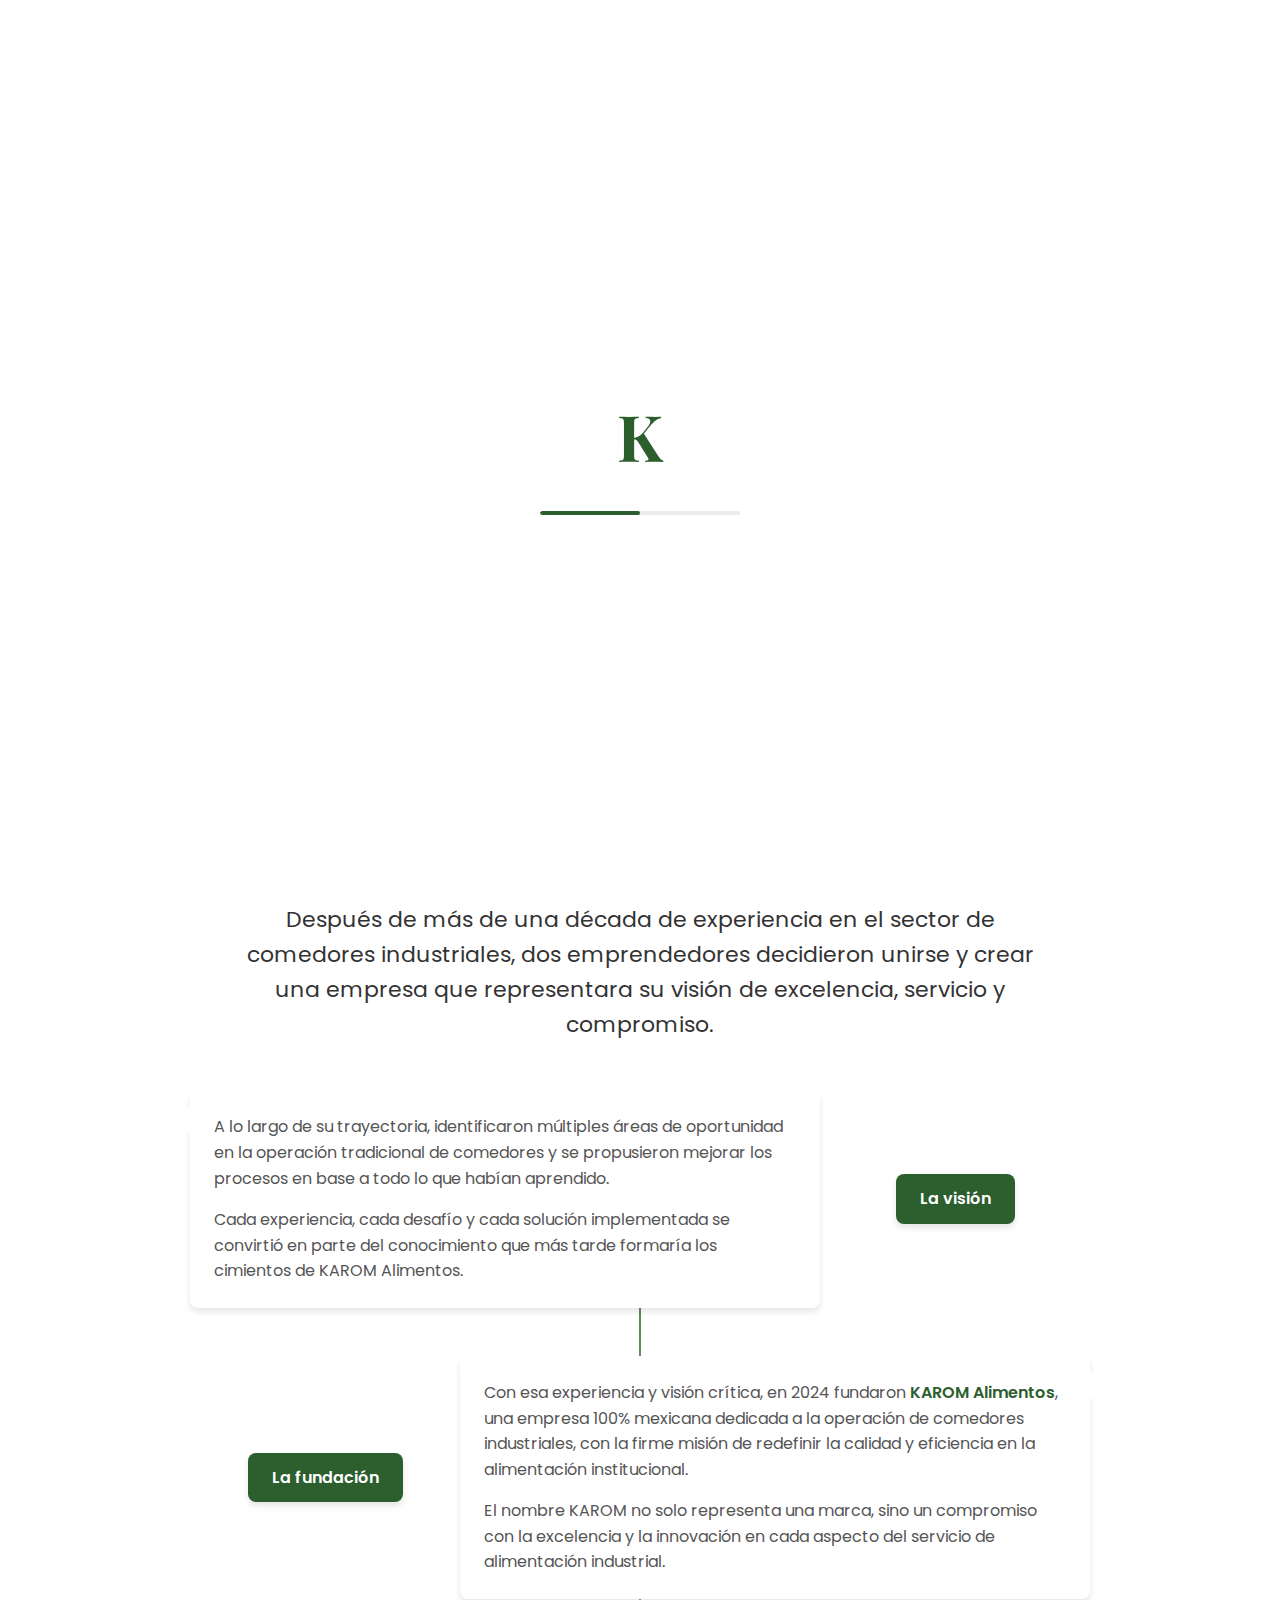
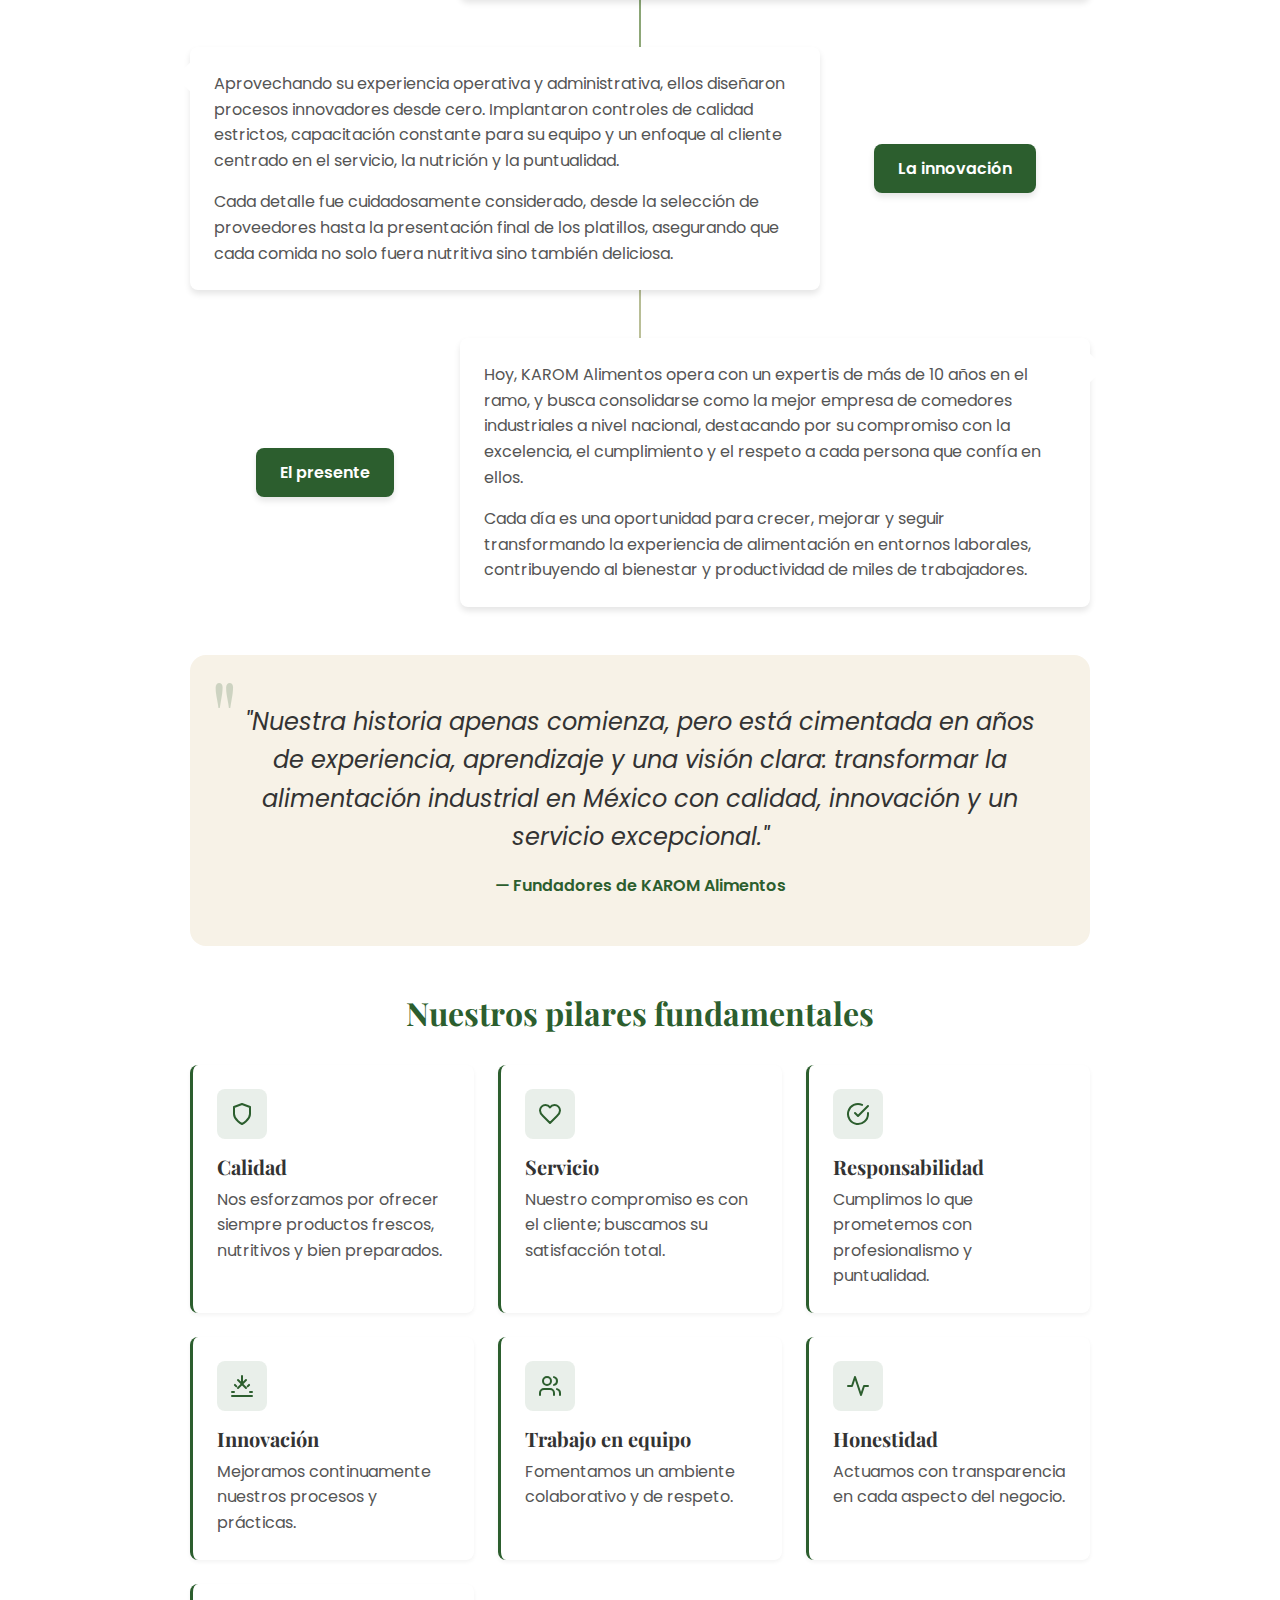
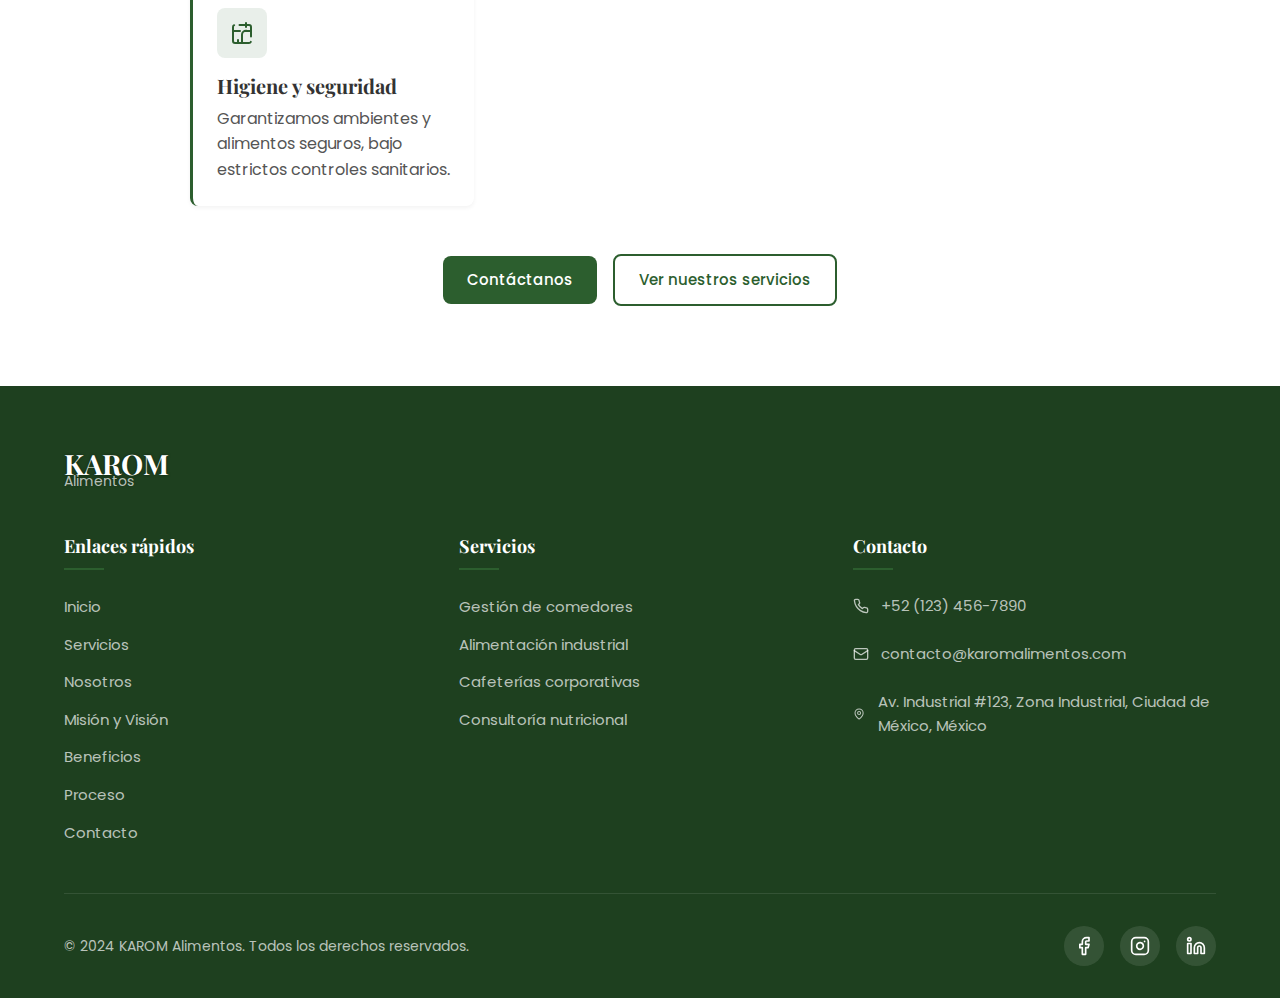
<file: historia.html>
<!DOCTYPE html>
<html lang="es">
<head>
    <meta charset="UTF-8">
    <meta name="viewport" content="width=device-width, initial-scale=1.0">
    <title>Nuestra Historia | KAROM Alimentos</title>
    <link rel="stylesheet" href="styles.css">
    <link rel="preconnect" href="https://fonts.googleapis.com">
    <link rel="preconnect" href="https://fonts.gstatic.com" crossorigin>
    <link href="https://fonts.googleapis.com/css2?family=Playfair+Display:wght@400;700&family=Poppins:wght@300;400;500;600;700&display=swap" rel="stylesheet">
</head>
<body>
    <!-- Loader -->
    <div class="loader" id="loader">
        <div class="loader-logo">K</div>
        <div class="loader-bar"></div>
    </div>

    <!-- Header -->
    <header class="header">
        <div class="container">
            <a href="index.html" class="logo">
                <span class="logo-text">KAROM</span>
                <span class="logo-tagline">Alimentos</span>
            </a>
            <nav class="main-nav">
                <ul class="nav-list">
                    <li><a href="index.html#inicio" class="nav-link">Inicio</a></li>
                    <li><a href="index.html#servicios" class="nav-link">Servicios</a></li>
                    <li><a href="index.html#nosotros" class="nav-link active">Nosotros</a></li>
                    <li><a href="index.html#mision-vision" class="nav-link">Misión y Visión</a></li>
                    <li><a href="index.html#beneficios" class="nav-link">Beneficios</a></li>
                    <li><a href="index.html#proceso" class="nav-link">Proceso</a></li>
                    <li><a href="index.html#contacto" class="nav-link">Contacto</a></li>
                </ul>
            </nav>
            <div class="header-actions">
                <a href="index.html#contacto" class="btn btn-outline-light">Contáctanos</a>
                <button class="menu-toggle" id="menuToggle">
                    <span></span>
                    <span></span>
                    <span></span>
                </button>
            </div>
        </div>
    </header>

    <!-- Mobile Menu -->
    <div class="mobile-menu" id="mobileMenu">
        <div class="mobile-menu-container">
            <ul class="mobile-nav-list">
                <li><a href="index.html#inicio" class="mobile-nav-link">Inicio</a></li>
                <li><a href="index.html#servicios" class="mobile-nav-link">Servicios</a></li>
                <li><a href="index.html#nosotros" class="mobile-nav-link">Nosotros</a></li>
                <li><a href="index.html#mision-vision" class="mobile-nav-link">Misión y Visión</a></li>
                <li><a href="index.html#beneficios" class="mobile-nav-link">Beneficios</a></li>
                <li><a href="index.html#proceso" class="mobile-nav-link">Proceso</a></li>
                <li><a href="index.html#contacto" class="mobile-nav-link">Contacto</a></li>
            </ul>
            <div class="mobile-contact">
                <h3>Contáctanos</h3>
                <div class="mobile-contact-buttons">
                    <a href="https://wa.me/521234567890" class="btn btn-primary btn-sm">
                        <svg xmlns="http://www.w3.org/2000/svg" width="16" height="16" viewBox="0 0 24 24" fill="none" stroke="currentColor" stroke-width="2" stroke-linecap="round" stroke-linejoin="round"><path d="M22 16.92v3a2 2 0 0 1-2.18 2 19.79 19.79 0 0 1-8.63-3.07 19.5 19.5 0 0 1-6-6 19.79 19.79 0 0 1-3.07-8.67A2 2 0 0 1 4.11 2h3a2 2 0 0 1 2 1.72 12.84 12.84 0 0 0 .7 2.81 2 2 0 0 1-.45 2.11L8.09 9.91a16 16 0 0 0 6 6l1.27-1.27a2 2 0 0 1 2.11-.45 12.84 12.84 0 0 0 2.81.7A2 2 0 0 1 22 16.92z"></path></svg>
                        WhatsApp
                    </a>
                    <a href="index.html#contacto" class="btn btn-primary">Solicitar información</a>
                </div>
            </div>
        </div>
    </div>

    <main>
        <!-- Page Header -->
        <section class="page-header">
            <div class="container">
                <div class="page-header-content">
                    <h1>Nuestra Historia</h1>
                    <nav class="breadcrumb">
                        <a href="index.html">Inicio</a>
                        <span class="separator">/</span>
                        <span class="current">Nuestra Historia</span>
                    </nav>
                </div>
            </div>
        </section>

        <!-- Historia Completa Section -->
        <section class="historia-section">
            <div class="container">
                <!-- Imagen principal -->
                <div class="historia-image">
                    <img src="karom.png" alt="Equipo KAROM Alimentos">
                    <div class="historia-badge">
                        <span class="badge-year">2024</span>
                        <span class="badge-text">Año de fundación</span>
                    </div>
                </div>

                <!-- Contenido de la historia -->
                <div class="historia-content">
                    <div class="historia-intro">
                        <h2>El nacimiento de KAROM Alimentos</h2>
                        <p class="intro-text">Después de más de una década de experiencia en el sector de comedores industriales, dos emprendedores decidieron unirse y crear una empresa que representara su visión de excelencia, servicio y compromiso.</p>
                    </div>

                    <div class="historia-timeline">
                        <div class="timeline-item">
                            <div class="timeline-year">
                                <span>La visión</span>
                            </div>
                            <div class="timeline-content">
                                <p>A lo largo de su trayectoria, identificaron múltiples áreas de oportunidad en la operación tradicional de comedores y se propusieron mejorar los procesos en base a todo lo que habían aprendido.</p>
                                <p>Cada experiencia, cada desafío y cada solución implementada se convirtió en parte del conocimiento que más tarde formaría los cimientos de KAROM Alimentos.</p>
                            </div>
                        </div>

                        <div class="timeline-item">
                            <div class="timeline-year">
                                <span>La fundación</span>
                            </div>
                            <div class="timeline-content">
                                <p>Con esa experiencia y visión crítica, en 2024 fundaron <strong>KAROM Alimentos</strong>, una empresa 100% mexicana dedicada a la operación de comedores industriales, con la firme misión de redefinir la calidad y eficiencia en la alimentación institucional.</p>
                                <p>El nombre KAROM no solo representa una marca, sino un compromiso con la excelencia y la innovación en cada aspecto del servicio de alimentación industrial.</p>
                            </div>
                        </div>

                        <div class="timeline-item">
                            <div class="timeline-year">
                                <span>La innovación</span>
                            </div>
                            <div class="timeline-content">
                                <p>Aprovechando su experiencia operativa y administrativa, ellos diseñaron procesos innovadores desde cero. Implantaron controles de calidad estrictos, capacitación constante para su equipo y un enfoque al cliente centrado en el servicio, la nutrición y la puntualidad.</p>
                                <p>Cada detalle fue cuidadosamente considerado, desde la selección de proveedores hasta la presentación final de los platillos, asegurando que cada comida no solo fuera nutritiva sino también deliciosa.</p>
                            </div>
                        </div>

                        <div class="timeline-item">
                            <div class="timeline-year">
                                <span>El presente</span>
                            </div>
                            <div class="timeline-content">
                                <p>Hoy, KAROM Alimentos opera con un expertis de más de 10 años en el ramo, y busca consolidarse como la mejor empresa de comedores industriales a nivel nacional, destacando por su compromiso con la excelencia, el cumplimiento y el respeto a cada persona que confía en ellos.</p>
                                <p>Cada día es una oportunidad para crecer, mejorar y seguir transformando la experiencia de alimentación en entornos laborales, contribuyendo al bienestar y productividad de miles de trabajadores.</p>
                            </div>
                        </div>
                    </div>

                    <div class="historia-quote">
                        <blockquote>
                            "Nuestra historia apenas comienza, pero está cimentada en años de experiencia, aprendizaje y una visión clara: transformar la alimentación industrial en México con calidad, innovación y un servicio excepcional."
                        </blockquote>
                        <cite>— Fundadores de KAROM Alimentos</cite>
                    </div>

                    <div class="historia-valores">
                        <h2>Nuestros pilares fundamentales</h2>
                        <div class="valores-grid">
                            <div class="valor-card">
                                <div class="valor-icon">
                                    <svg xmlns="http://www.w3.org/2000/svg" width="24" height="24" viewBox="0 0 24 24" fill="none" stroke="currentColor" stroke-width="2" stroke-linecap="round" stroke-linejoin="round"><path d="M12 22s8-4 8-10V5l-8-3-8 3v7c0 6 8 10 8 10z"></path></svg>
                                </div>
                                <h3>Calidad</h3>
                                <p>Nos esforzamos por ofrecer siempre productos frescos, nutritivos y bien preparados.</p>
                            </div>
                            <div class="valor-card">
                                <div class="valor-icon">
                                    <svg xmlns="http://www.w3.org/2000/svg" width="24" height="24" viewBox="0 0 24 24" fill="none" stroke="currentColor" stroke-width="2" stroke-linecap="round" stroke-linejoin="round"><path d="M19 14c1.49-1.46 3-3.21 3-5.5A5.5 5.5 0 0 0 16.5 3a5.45 5.45 0 0 0-4.5 2.37A5.45 5.45 0 0 0 7.5 3 5.5 5.5 0 0 0 2 8.5c0 2.3 1.5 4.05 3 5.5l7 7Z"></path></svg>
                                </div>
                                <h3>Servicio</h3>
                                <p>Nuestro compromiso es con el cliente; buscamos su satisfacción total.</p>
                            </div>
                            <div class="valor-card">
                                <div class="valor-icon">
                                    <svg xmlns="http://www.w3.org/2000/svg" width="24" height="24" viewBox="0 0 24 24" fill="none" stroke="currentColor" stroke-width="2" stroke-linecap="round" stroke-linejoin="round"><path d="M22 11.08V12a10 10 0 1 1-5.93-9.14"></path><polyline points="22 4 12 14.01 9 11.01"></polyline></svg>
                                </div>
                                <h3>Responsabilidad</h3>
                                <p>Cumplimos lo que prometemos con profesionalismo y puntualidad.</p>
                            </div>
                            <div class="valor-card">
                                <div class="valor-icon">
                                    <svg xmlns="http://www.w3.org/2000/svg" width="24" height="24" viewBox="0 0 24 24" fill="none" stroke="currentColor" stroke-width="2" stroke-linecap="round" stroke-linejoin="round"><path d="M12 2v8"></path><path d="m4.93 10.93 1.41 1.41"></path><path d="M2 18h2"></path><path d="M20 18h2"></path><path d="m19.07 10.93-1.41 1.41"></path><path d="M22 22H2"></path><path d="M16 6 8 14"></path><path d="M16 14 8 6"></path></svg>
                                </div>
                                <h3>Innovación</h3>
                                <p>Mejoramos continuamente nuestros procesos y prácticas.</p>
                            </div>
                            <div class="valor-card">
                                <div class="valor-icon">
                                    <svg xmlns="http://www.w3.org/2000/svg" width="24" height="24" viewBox="0 0 24 24" fill="none" stroke="currentColor" stroke-width="2" stroke-linecap="round" stroke-linejoin="round"><path d="M16 21v-2a4 4 0 0 0-4-4H6a4 4 0 0 0-4 4v2"></path><circle cx="9" cy="7" r="4"></circle><path d="M22 21v-2a4 4 0 0 0-3-3.87"></path><path d="M16 3.13a4 4 0 0 1 0 7.75"></path></svg>
                                </div>
                                <h3>Trabajo en equipo</h3>
                                <p>Fomentamos un ambiente colaborativo y de respeto.</p>
                            </div>
                            <div class="valor-card">
                                <div class="valor-icon">
                                    <svg xmlns="http://www.w3.org/2000/svg" width="24" height="24" viewBox="0 0 24 24" fill="none" stroke="currentColor" stroke-width="2" stroke-linecap="round" stroke-linejoin="round"><path d="M22 12h-4l-3 9L9 3l-3 9H2"></path></svg>
                                </div>
                                <h3>Honestidad</h3>
                                <p>Actuamos con transparencia en cada aspecto del negocio.</p>
                            </div>
                            <div class="valor-card">
                                <div class="valor-icon">
                                    <svg xmlns="http://www.w3.org/2000/svg" width="24" height="24" viewBox="0 0 24 24" fill="none" stroke="currentColor" stroke-width="2" stroke-linecap="round" stroke-linejoin="round"><path d="M4.18 4.18A2 2 0 0 0 3 6v14a2 2 0 0 0 2 2h14a2 2 0 0 0 1.82-1.18"></path><path d="M21 15.5V6a2 2 0 0 0-2-2H9.5"></path><path d="M16 2v4"></path><path d="M3 10h7"></path><path d="M21 10h-5.5"></path><path d="M12 22v-8.3a4 4 0 0 1 4-4h.5"></path><path d="M8 22v-3"></path></svg>
                                </div>
                                <h3>Higiene y seguridad</h3>
                                <p>Garantizamos ambientes y alimentos seguros, bajo estrictos controles sanitarios.</p>
                            </div>
                        </div>
                    </div>

                    <div class="historia-cta">
                        <a href="index.html#contacto" class="btn btn-primary">Contáctanos</a>
                        <a href="index.html#servicios" class="btn btn-outline">Ver nuestros servicios</a>
                    </div>
                </div>
            </div>
        </section>
    </main>

    <!-- WhatsApp Button -->
    <a href="https://wa.me/521234567890" class="whatsapp-btn" target="_blank">
        <svg xmlns="http://www.w3.org/2000/svg" width="24" height="24" viewBox="0 0 24 24" fill="none" stroke="currentColor" stroke-width="2" stroke-linecap="round" stroke-linejoin="round"><path d="M22 16.92v3a2 2 0 0 1-2.18 2 19.79 19.79 0 0 1-8.63-3.07 19.5 19.5 0 0 1-6-6 19.79 19.79 0 0 1-3.07-8.67A2 2 0 0 1 4.11 2h3a2 2 0 0 1 2 1.72 12.84 12.84 0 0 0 .7 2.81 2 2 0 0 1-.45 2.11L8.09 9.91a16 16 0 0 0 6 6l1.27-1.27a2 2 0 0 1 2.11-.45 12.84 12.84 0 0 0 2.81.7A2 2 0 0 1 22 16.92z"></path></svg>
    </a>

    <!-- Footer -->
    <footer class="footer">
        <div class="container">
            <div class="footer-top">
                <div class="footer-logo">
                    <span class="logo-text">KAROM</span>
                    <span class="logo-tagline">Alimentos</span>
                </div>
                <div class="footer-nav">
                    <div class="footer-nav-column">
                        <h3>Enlaces rápidos</h3>
                        <ul>
                            <li><a href="index.html#inicio">Inicio</a></li>
                            <li><a href="index.html#servicios">Servicios</a></li>
                            <li><a href="index.html#nosotros">Nosotros</a></li>
                            <li><a href="index.html#mision-vision">Misión y Visión</a></li>
                            <li><a href="index.html#beneficios">Beneficios</a></li>
                            <li><a href="index.html#proceso">Proceso</a></li>
                            <li><a href="index.html#contacto">Contacto</a></li>
                        </ul>
                    </div>
                    <div class="footer-nav-column">
                        <h3>Servicios</h3>
                        <ul>
                            <li><a href="index.html#servicios">Gestión de comedores</a></li>
                            <li><a href="index.html#servicios">Alimentación industrial</a></li>
                            <li><a href="index.html#servicios">Cafeterías corporativas</a></li>
                            <li><a href="index.html#servicios">Consultoría nutricional</a></li>
                        </ul>
                    </div>
                    <div class="footer-nav-column">
                        <h3>Contacto</h3>
                        <ul class="footer-contact">
                            <li>
                                <a href="tel:+521234567890">
                                    <svg xmlns="http://www.w3.org/2000/svg" width="16" height="16" viewBox="0 0 24 24" fill="none" stroke="currentColor" stroke-width="2" stroke-linecap="round" stroke-linejoin="round"><path d="M22 16.92v3a2 2 0 0 1-2.18 2 19.79 19.79 0 0 1-8.63-3.07 19.5 19.5 0 0 1-6-6 19.79 19.79 0 0 1-3.07-8.67A2 2 0 0 1 4.11 2h3a2 2 0 0 1 2 1.72 12.84 12.84 0 0 0 .7 2.81 2 2 0 0 1-.45 2.11L8.09 9.91a16 16 0 0 0 6 6l1.27-1.27a2 2 0 0 1 2.11-.45 12.84 12.84 0 0 0 2.81.7A2 2 0 0 1 22 16.92z"></path></svg>
                                    <span>+52 (123) 456-7890</span>
                                </a>
                            </li>
                            <li>
                                <a href="mailto:contacto@karomalimentos.com">
                                    <svg xmlns="http://www.w3.org/2000/svg" width="16" height="16" viewBox="0 0 24 24" fill="none" stroke="currentColor" stroke-width="2" stroke-linecap="round" stroke-linejoin="round"><rect x="2" y="4" width="20" height="16" rx="2"></rect><path d="m22 7-8.97 5.7a1.94 1.94 0 0 1-2.06 0L2 7"></path></svg>
                                    <span>contacto@karomalimentos.com</span>
                                </a>
                            </li>
                            <li>
                                <a href="https://maps.google.com/?q=Av.+Industrial+123,+Zona+Industrial,+Ciudad+de+México,+México" target="_blank">
                                    <svg xmlns="http://www.w3.org/2000/svg" width="16" height="16" viewBox="0 0 24 24" fill="none" stroke="currentColor" stroke-width="2" stroke-linecap="round" stroke-linejoin="round"><path d="M20 10c0 6-8 12-8 12s-8-6-8-12a8 8 0 0 1 16 0Z"></path><circle cx="12" cy="10" r="3"></circle></svg>
                                    <span>Av. Industrial #123, Zona Industrial, Ciudad de México, México</span>
                                </a>
                            </li>
                        </ul>
                    </div>
                </div>
            </div>
            <div class="footer-bottom">
                <div class="copyright">
                    <p>&copy; 2024 KAROM Alimentos. Todos los derechos reservados.</p>
                </div>
                <div class="social-links">
                    <a href="#" class="social-link">
                        <svg xmlns="http://www.w3.org/2000/svg" width="20" height="20" viewBox="0 0 24 24" fill="none" stroke="currentColor" stroke-width="2" stroke-linecap="round" stroke-linejoin="round"><path d="M18 2h-3a5 5 0 0 0-5 5v3H7v4h3v8h4v-8h3l1-4h-4V7a1 1 0 0 1 1-1h3z"></path></svg>
                    </a>
                    <a href="#" class="social-link">
                        <svg xmlns="http://www.w3.org/2000/svg" width="20" height="20" viewBox="0 0 24 24" fill="none" stroke="currentColor" stroke-width="2" stroke-linecap="round" stroke-linejoin="round"><rect x="2" y="2" width="20" height="20" rx="5" ry="5"></rect><path d="M16 11.37A4 4 0 1 1 12.63 8 4 4 0 0 1 16 11.37z"></path><line x1="17.5" y1="6.5" x2="17.51" y2="6.5"></line></svg>
                    </a>
                    <a href="#" class="social-link">
                        <svg xmlns="http://www.w3.org/2000/svg" width="20" height="20" viewBox="0 0 24 24" fill="none" stroke="currentColor" stroke-width="2" stroke-linecap="round" stroke-linejoin="round"><path d="M16 8a6 6 0 0 1 6 6v7h-4v-7a2 2 0 0 0-2-2 2 2 0 0 0-2 2v7h-4v-7a6 6 0 0 1 6-6z"></path><rect x="2" y="9" width="4" height="12"></rect><circle cx="4" cy="4" r="2"></circle></svg>
                    </a>
                </div>
            </div>
        </div>
    </footer>

    <!-- Back to Top Button -->
    <button id="backToTop" class="back-to-top">
        <svg xmlns="http://www.w3.org/2000/svg" width="24" height="24" viewBox="0 0 24 24" fill="none" stroke="currentColor" stroke-width="2" stroke-linecap="round" stroke-linejoin="round"><path d="m18 15-6-6-6 6"></path></svg>
    </button>

    <script src="script.js"></script>
</body>
</html>
</file>
<file: styles.css>
/* Base Styles */
:root {
  --primary: #2c5e2e;
  --primary-light: #3a7a3c;
  --primary-dark: #1e401f;
  --secondary: #f0e6d2;
  --secondary-light: #f7f2e7;
  --secondary-dark: #e5d6b6;
  --text-dark: #333333;
  --text-medium: #555555;
  --text-light: #777777;
  --white: #ffffff;
  --black: #000000;
  --gray-100: #f8f9fa;
  --gray-200: #e9ecef;
  --gray-300: #dee2e6;
  --gray-400: #ced4da;
  --gray-500: #adb5bd;
  --gray-600: #6c757d;
  --gray-700: #495057;
  --gray-800: #343a40;
  --gray-900: #212529;
  --success: #28a745;
  --info: #17a2b8;
  --warning: #ffc107;
  --danger: #dc3545;
  
  --font-heading: 'Playfair Display', serif;
  --font-body: 'Poppins', sans-serif;
  
  --transition: all 0.3s ease;
  --shadow-sm: 0 2px 4px rgba(0, 0, 0, 0.05);
  --shadow: 0 4px 6px rgba(0, 0, 0, 0.1);
  --shadow-md: 0 6px 12px rgba(0, 0, 0, 0.08);
  --shadow-lg: 0 15px 25px rgba(0, 0, 0, 0.1);
  
  --radius-sm: 4px;
  --radius: 8px;
  --radius-md: 12px;
  --radius-lg: 16px;
  --radius-xl: 24px;
  --radius-full: 9999px;
}

/* Reset & Base Styles */
*, *::before, *::after {
  margin: 0;
  padding: 0;
  box-sizing: border-box;
}

html {
  font-size: 16px;
  scroll-behavior: smooth;
  scroll-padding-top: 80px;
}

body {
  font-family: var(--font-body);
  line-height: 1.6;
  color: var(--text-dark);
  background-color: var(--white);
  overflow-x: hidden;
  width: 100%;
}

h1, h2, h3, h4, h5, h6 {
  font-family: var(--font-heading);
  font-weight: 700;
  line-height: 1.2;
  margin-bottom: 1rem;
}

p {
  margin-bottom: 1rem;
}

a {
  color: inherit;
  text-decoration: none;
  transition: var(--transition);
}

ul, ol {
  list-style: none;
}

img {
  max-width: 100%;
  height: auto;
  display: block;
}

button, input, textarea, select {
  font-family: inherit;
  font-size: inherit;
  color: inherit;
  outline: none;
}

.container {
  width: 100%;
  max-width: 1200px;
  margin: 0 auto;
  padding: 0 1.5rem;
}

/* Loader */
.loader {
  position: fixed;
  top: 0;
  left: 0;
  width: 100%;
  height: 100%;
  background-color: var(--white);
  display: flex;
  flex-direction: column;
  justify-content: center;
  align-items: center;
  z-index: 9999;
  transition: opacity 0.5s ease, visibility 0.5s ease;
}

.loader.hidden {
  opacity: 0;
  visibility: hidden;
}

.loader-logo {
  font-family: var(--font-heading);
  font-size: 4rem;
  font-weight: 700;
  color: var(--primary);
  margin-bottom: 1.5rem;
}

.loader-bar {
  width: 200px;
  height: 4px;
  background-color: var(--gray-200);
  border-radius: var(--radius-full);
  overflow: hidden;
  position: relative;
}

.loader-bar::after {
  content: '';
  position: absolute;
  top: 0;
  left: 0;
  height: 100%;
  width: 50%;
  background-color: var(--primary);
  border-radius: var(--radius-full);
  animation: loading 1.5s infinite ease-in-out;
}

@keyframes loading {
  0% {
    left: -50%;
  }
  100% {
    left: 100%;
  }
}

/* Header */
.header {
  position: fixed;
  top: 0;
  left: 0;
  width: 100%;
  background-color: transparent;
  padding: 1.5rem 0;
  z-index: 100;
  transition: var(--transition);
}

.header.scrolled {
  background-color: var(--white);
  padding: 1rem 0;
  box-shadow: var(--shadow);
}

.header .container {
  display: flex;
  align-items: center;
  justify-content: space-between;
}

.logo {
  display: flex;
  flex-direction: column;
  line-height: 1;
}

/* Estilos para el logo */
.logo-text {
    font-family: var(--font-heading);
    font-size: 1.75rem;
    font-weight: 700;
    color: var(--white); /* Blanco por defecto */
    text-shadow: 0px 0px 3px rgba(0, 0, 0, 0.5); /* Sombra para mejor visibilidad */
    transition: var(--transition);
}

.logo-tagline {
    font-size: 0.875rem;
    color: var(--white);
    margin-top: -0.25rem;
    text-shadow: 0px 0px 3px rgba(0, 0, 0, 0.3);
    transition: var(--transition);
}

/* Cuando se hace scroll */
.header.scrolled .logo-text {
    color: var(--primary);
    text-shadow: none;
}

.header.scrolled .logo-tagline {
    color: var(--text-medium);
    text-shadow: none;
}

.header.scrolled .logo-text {
  color: var(--primary);
}

.header.scrolled .logo-tagline {
  color: var(--text-medium);
}

/* Aseguramos que el logo KAROM sea visible en ambos estados del header */
.header .logo {
    color: #ffffff; /* Color blanco para cuando el fondo es oscuro/transparente */
    transition: color 0.3s ease;
    font-weight: bold; /* Para mayor visibilidad */
    text-shadow: 0px 0px 3px rgba(0, 0, 0, 0.5); /* Sombra para mejorar legibilidad */
}

/* Cuando el header cambia a blanco (clase .scrolled) */
.header.scrolled .logo {
    color: #006400; /* Verde oscuro o el color corporativo de KAROM */
    text-shadow: none;
}

.main-nav {
  display: none;
}

.nav-list {
  display: flex;
  gap: 2rem;
}

.nav-link {
  font-size: 0.9375rem;
  font-weight: 500;
  color: var(--text-dark);
  position: relative;
  padding: 0.5rem 0;
}

.header:not(.scrolled) .nav-link {
  color: var(--white);
}

.nav-link::after {
  content: '';
  position: absolute;
  bottom: 0;
  left: 0;
  width: 0;
  height: 2px;
  background-color: var(--primary);
  transition: var(--transition);
}

.nav-link:hover::after,
.nav-link.active::after {
  width: 100%;
}

.header-actions {
  display: flex;
  align-items: center;
  gap: 1rem;
}

.menu-toggle {
  display: flex;
  flex-direction: column;
  justify-content: space-between;
  width: 24px;
  height: 18px;
  background: transparent;
  border: none;
  cursor: pointer;
  z-index: 101;
}

.menu-toggle span {
  display: block;
  width: 100%;
  height: 2px;
  background-color: var(--primary);
  transition: var(--transition);
}

.header:not(.scrolled) .menu-toggle span {
  background-color: var(--white);
}

.menu-toggle.active span:nth-child(1) {
  transform: translateY(8px) rotate(45deg);
}

.menu-toggle.active span:nth-child(2) {
  opacity: 0;
}

.menu-toggle.active span:nth-child(3) {
  transform: translateY(-8px) rotate(-45deg);
}

/* Para el botón o texto de "Contáctanos" */
.header .contact-btn {
    color: #ffffff; /* Color blanco inicial */
    transition: color 0.3s ease;
}

/* Cuando el header cambia a blanco */
.header.scrolled .contact-btn {
    color: #006400; /* Verde oscuro cuando el fondo es blanco */
}

/* Si "Contáctanos" es un botón, puedes añadir esto */
.header .contact-btn {
    background: rgba(0, 100, 0, 0.7); /* Fondo verde semitransparente */
    padding: 8px 15px;
    border-radius: 4px;
    transition: background 0.3s ease, color 0.3s ease;
}

.header.scrolled .contact-btn {
    background: #ffffff; /* Fondo blanco */
    color: #006400; /* Texto verde */
    border: 1px solid #006400; /* Borde verde */
}

.header.scrolled .logo-text {
  color: var(--primary);
}

.header.scrolled .logo-tagline {
  color: var(--text-medium);
}

/* Aseguramos que el logo KAROM sea visible en ambos estados del header */
.header .logo {
    color: #ffffff; /* Color blanco para cuando el fondo es oscuro/transparente */
    transition: color 0.3s ease;
    font-weight: bold; /* Para mayor visibilidad */
    text-shadow: 0px 0px 3px rgba(0, 0, 0, 0.5); /* Sombra para mejorar legibilidad */
}

/* Cuando el header cambia a blanco (clase .scrolled) */
.header.scrolled .logo {
    color: #006400; /* Verde oscuro o el color corporativo de KAROM */
    text-shadow: none;
}

.main-nav {
  display: none;
}

.nav-list {
  display: flex;
  gap: 2rem;
}

.nav-link {
  font-size: 0.9375rem;
  font-weight: 500;
  color: var(--text-dark);
  position: relative;
  padding: 0.5rem 0;
}

.header:not(.scrolled) .nav-link {
  color: var(--white);
}

.nav-link::after {
  content: '';
  position: absolute;
  bottom: 0;
  left: 0;
  width: 0;
  height: 2px;
  background-color: var(--primary);
  transition: var(--transition);
}

.nav-link:hover::after,
.nav-link.active::after {
  width: 100%;
}

.header-actions {
  display: flex;
  align-items: center;
  gap: 1rem;
}

.menu-toggle {
  display: flex;
  flex-direction: column;
  justify-content: space-between;
  width: 24px;
  height: 18px;
  background: transparent;
  border: none;
  cursor: pointer;
  z-index: 101;
}

.menu-toggle span {
  display: block;
  width: 100%;
  height: 2px;
  background-color: var(--primary);
  transition: var(--transition);
}

.header:not(.scrolled) .menu-toggle span {
  background-color: var(--white);
}

.menu-toggle.active span:nth-child(1) {
  transform: translateY(8px) rotate(45deg);
}

.menu-toggle.active span:nth-child(2) {
  opacity: 0;
}

.menu-toggle.active span:nth-child(3) {
  transform: translateY(-8px) rotate(-45deg);
}

/* Mobile Menu */
.mobile-menu {
  position: fixed;
  top: 0;
  right: -100%;
  width: 100%;
  height: 100%;
  background-color: var(--white);
  z-index: 99;
  transition: right 0.3s ease;
  overflow-y: auto;
}

.mobile-menu.active {
  right: 0;
}

.mobile-menu-container {
  padding: 6rem 1.5rem 2rem;
  display: flex;
  flex-direction: column;
  height: 100%;
}

.mobile-nav-list {
  margin-bottom: 2rem;
}

.mobile-nav-link {
  display: block;
  font-size: 1.25rem;
  font-weight: 600;
  color: var(--text-dark);
  padding: 0.75rem 0;
  border-bottom: 1px solid var(--gray-200);
}

.mobile-contact {
  margin-top: auto;
  padding-top: 2rem;
  border-top: 1px solid var(--gray-200);
}

.mobile-contact h3 {
  font-size: 1.25rem;
  margin-bottom: 1rem;
}

.mobile-contact p {
  margin-bottom: 0.5rem;
  font-size: 0.9375rem;
  color: var(--text-medium);
}

.mobile-contact .btn {
  margin-top: 1.5rem;
}

.mobile-contact-buttons {
  display: flex;
  flex-direction: column;
  gap: 1rem;
  margin-top: 1rem;
}

.btn-sm {
  padding: 0.5rem 1rem;
  font-size: 0.875rem;
}

/* Buttons */
.btn {
  display: inline-flex;
  align-items: center;
  justify-content: center;
  padding: 0.75rem 1.5rem;
  font-size: 0.9375rem;
  font-weight: 500;
  border-radius: var(--radius);
  cursor: pointer;
  transition: var(--transition);
  border: none;
  text-align: center;
}

.btn svg {
  margin-right: 0.5rem;
}

.btn-primary {
  background-color: var(--primary);
  color: var(--white);
}

.btn-primary:hover {
  background-color: var(--primary-dark);
  transform: translateY(-2px);
  box-shadow: var(--shadow);
}

.btn-outline {
  background-color: transparent;
  border: 2px solid var(--primary);
  color: var(--primary);
}

.btn-outline:hover {
  background-color: var(--primary);
  color: var(--white);
  transform: translateY(-2px);
}

.btn-outline-light {
  background-color: transparent;
  border: 2px solid var(--white);
  color: var(--white);
}

.btn-outline-light:hover {
  background-color: var(--white);
  color: var(--primary);
  transform: translateY(-2px);
}

/* Estilos para el botón Contáctanos */
.header .btn-outline-light {
    color: var(--white);
    border: 1px solid var(--white);
    padding: 0.5rem 1rem;
    border-radius: var(--radius-sm);
    font-weight: 500;
    transition: var(--transition);
    /* Añadir sombra para mejorar visibilidad */
    text-shadow: 0px 0px 3px rgba(0, 0, 0, 0.3);
}

/* Cuando el header cambia a fondo blanco */
.header.scrolled .btn-outline-light {
    color: var(--primary);
    border-color: var(--primary);
    background-color: transparent;
    text-shadow: none; /* Quitar sombra en fondo blanco */
}

/* Efecto hover para ambos estados */
.header .btn-outline-light:hover {
    background-color: var(--white);
    color: var(--primary);
    text-shadow: none;
}

.header.scrolled .btn-outline-light:hover {
    background-color: var(--primary);
    color: var(--white);
    border-color: var(--primary);
}

/* Hero Section */
.hero {
  position: relative;
  min-height: 100vh;
  background-color: var(--primary);
  color: var(--white);
  padding: 8rem 0 4rem;
  overflow: hidden;
  display: flex;
  align-items: center;
}

.hero-shape {
  position: absolute;
  top: 0;
  right: 0;
  width: 100%;
  height: 100%;
  background-image: 
    radial-gradient(circle at 20% 30%, rgba(255, 255, 255, 0.1) 0%, transparent 20%),
    radial-gradient(circle at 80% 70%, rgba(255, 255, 255, 0.1) 0%, transparent 20%);
  z-index: 1;
}

.hero-content {
  position: relative;
  z-index: 2;
  display: flex;
  flex-direction: column;
  gap: 3rem;
}

.hero-text {
  max-width: 600px;
}

.hero-title {
  font-size: 3rem;
  margin-bottom: 1.5rem;
  line-height: 1.1;
}

.hero-subtitle {
  font-size: 1.125rem;
  color: rgba(255, 255, 255, 0.9);
  margin-bottom: 2rem;
}

.hero-actions {
  display: flex;
  flex-wrap: wrap;
  gap: 1rem;
  margin-bottom: 2.5rem;
}

.hero-stats {
  display: flex;
  flex-wrap: wrap;
  gap: 2rem;
}

.stat {
  display: flex;
  flex-direction: column;
}

.stat-number {
  font-family: var(--font-heading);
  font-size: 2rem;
  font-weight: 700;
  line-height: 1;
}

.stat-label {
  font-size: 0.875rem;
  color: rgba(255, 255, 255, 0.8);
}

.hero-image {
  position: relative;
  width: 100%;
  height: 300px;
  border-radius: var(--radius-lg);
  overflow: hidden;
}

.hero-image img {
  width: 100%;
  height: 100%;
  object-fit: cover;
}

.hero-image-overlay {
  position: absolute;
  top: 0;
  left: 0;
  width: 100%;
  height: 100%;
  background: linear-gradient(to bottom, rgba(0, 0, 0, 0.2), rgba(0, 0, 0, 0.5));
}

.hero-badge {
  position: absolute;
  bottom: 20px;
  right: 20px;
  background-color: var(--white);
  color: var(--primary);
  padding: 0.75rem 1rem;
  border-radius: var(--radius);
  display: flex;
  align-items: center;
  gap: 0.75rem;
  box-shadow: var(--shadow);
}

.badge-icon {
  display: flex;
  align-items: center;
  justify-content: center;
  color: var(--primary);
}

.badge-text {
  display: flex;
  flex-direction: column;
  line-height: 1.2;
}

.badge-text span:first-child {
  font-size: 0.75rem;
  color: var(--text-medium);
}

.badge-text span:last-child {
  font-weight: 600;
  font-size: 0.875rem;
}

.scroll-indicator {
  position: absolute;
  bottom: 2rem;
  left: 50%;
  transform: translateX(-50%);
  display: flex;
  flex-direction: column;
  align-items: center;
  gap: 0.5rem;
  color: rgba(255, 255, 255, 0.8);
  font-size: 0.875rem;
  z-index: 2;
  animation: bounce 2s infinite;
}

@keyframes bounce {
  0%, 20%, 50%, 80%, 100% {
    transform: translateY(0) translateX(-50%);
  }
  40% {
    transform: translateY(-10px) translateX(-50%);
  }
  60% {
    transform: translateY(-5px) translateX(-50%);
  }
}

/* Section Styles */
section {
  padding: 5rem 0;
}

.section-header {
  text-align: center;
  max-width: 800px;
  margin: 0 auto 3rem;
}

.section-subtitle {
  display: inline-block;
  font-size: 0.9375rem;
  font-weight: 500;
  color: var(--primary);
  background-color: rgba(44, 94, 46, 0.1);
  padding: 0.25rem 1rem;
  border-radius: var(--radius-full);
  margin-bottom: 1rem;
}

.section-title {
  font-size: 2.5rem;
  margin-bottom: 1rem;
  color: var(--text-dark);
}

.section-description {
  font-size: 1.0625rem;
  color: var(--text-medium);
}

/* Services Section */
.services {
  background-color: var(--white);
}

.services-grid {
  display: grid;
  grid-template-columns: 1fr;
  gap: 2rem;
}

.service-card {
  background-color: var(--white);
  border-radius: var(--radius-lg);
  padding: 2rem;
  box-shadow: var(--shadow);
  transition: var(--transition);
  border: 1px solid var(--gray-200);
}

.service-card:hover {
  transform: translateY(-10px);
  box-shadow: var(--shadow-lg);
  border-color: var(--primary-light);
}

.service-icon {
  display: inline-flex;
  align-items: center;
  justify-content: center;
  width: 60px;
  height: 60px;
  background-color: rgba(44, 94, 46, 0.1);
  color: var(--primary);
  border-radius: var(--radius);
  margin-bottom: 1.5rem;
  transition: var(--transition);
}

.service-card:hover .service-icon {
  background-color: var(--primary);
  color: var(--white);
}

.service-card h3 {
  font-size: 1.25rem;
  margin-bottom: 1rem;
}

.service-card p {
  color: var(--text-medium);
  margin-bottom: 1.5rem;
}

.service-link {
  display: inline-flex;
  align-items: center;
  color: var(--primary);
  font-weight: 500;
  font-size: 0.9375rem;
  position: relative;
}

.service-link::after {
  content: '';
  position: absolute;
  bottom: -2px;
  left: 0;
  width: 0;
  height: 2px;
  background-color: var(--primary);
  transition: var(--transition);
}

.service-link:hover::after {
  width: 100%;
}

/* About Section */
.about {
  background-color: var(--secondary-light);
  position: relative;
  overflow: hidden;
}

.about::before {
  content: '';
  position: absolute;
  top: 0;
  left: 0;
  width: 100%;
  height: 100%;
  background-image: 
    radial-gradient(circle at 10% 20%, rgba(44, 94, 46, 0.05) 0%, transparent 20%),
    radial-gradient(circle at 90% 80%, rgba(44, 94, 46, 0.05) 0%, transparent 20%);
  z-index: 1;
}

.about-content {
  position: relative;
  z-index: 2;
  display: flex;
  flex-direction: column;
  gap: 3rem;
}

.about-image {
  position: relative;
  width: 100%;
  height: 350px;
  border-radius: var(--radius-lg);
  overflow: hidden;
  box-shadow: var(--shadow-lg);
}

.about-image img {
  width: 100%;
  height: 100%;
  object-fit: cover;
}

.about-experience {
  position: absolute;
  bottom: -20px;
  right: 20px;
  background-color: var(--primary);
  color: var(--white);
  padding: 1rem;
  border-radius: var(--radius);
  text-align: center;
  box-shadow: var(--shadow);
}

.experience-number {
  font-family: var(--font-heading);
  font-size: 1.5rem;
  font-weight: 700;
  line-height: 1;
}

.experience-text {
  font-size: 0.875rem;
}

.about-text {
  max-width: 600px;
}

.about-text p {
  color: var(--text-medium);
  margin-bottom: 1.5rem;
}

.about-features {
  margin: 2rem 0;
}

.feature {
  display: flex;
  align-items: flex-start;
  gap: 1rem;
  margin-bottom: 1.5rem;
}

.feature-icon {
  display: flex;
  align-items: center;
  justify-content: center;
  width: 40px;
  height: 40px;
  background-color: rgba(44, 94, 46, 0.1);
  color: var(--primary);
  border-radius: var(--radius-sm);
  flex-shrink: 0;
}

.feature-text h3 {
  font-size: 1.125rem;
  margin-bottom: 0.25rem;
}

.feature-text p {
  font-size: 0.9375rem;
  margin-bottom: 0;
}

/* Mission Vision Section */
.mission-vision {
  background-color: var(--white);
  position: relative;
  overflow: hidden;
}

.mission-vision::before {
  content: '';
  position: absolute;
  top: 0;
  left: 0;
  width: 100%;
  height: 100%;
  background-image: 
    radial-gradient(circle at 70% 30%, rgba(44, 94, 46, 0.05) 0%, transparent 20%),
    radial-gradient(circle at 30% 70%, rgba(44, 94, 46, 0.05) 0%, transparent 20%);
  z-index: 1;
}

.mission-vision-grid {
  position: relative;
  z-index: 2;
  display: grid;
  grid-template-columns: 1fr;
  gap: 2rem;
}

.mission-vision-card {
  background-color: var(--white);
  border-radius: var(--radius-lg);
  padding: 2.5rem;
  box-shadow: var(--shadow);
  transition: var(--transition);
  border: 1px solid var(--gray-200);
  text-align: center;
}

.mission-vision-card:hover {
  transform: translateY(-10px);
  box-shadow: var(--shadow-lg);
  border-color: var(--primary-light);
}

.mission-vision-icon {
  display: inline-flex;
  align-items: center;
  justify-content: center;
  width: 70px;
  height: 70px;
  background-color: rgba(44, 94, 46, 0.1);
  color: var(--primary);
  border-radius: var(--radius-full);
  margin-bottom: 1.5rem;
  transition: var(--transition);
}

.mission-vision-card:hover .mission-vision-icon {
  background-color: var(--primary);
  color: var(--white);
}

.mission-vision-card h3 {
  font-size: 1.5rem;
  margin-bottom: 1rem;
}

.mission-vision-card p {
  color: var(--text-medium);
  margin-bottom: 0;
}

.values-list {
  text-align: left;
  margin-top: 1rem;
}

.values-list li {
  margin-bottom: 0.75rem;
  padding-left: 1.5rem;
  position: relative;
  color: var(--text-medium);
}

.values-list li::before {
  content: '';
  position: absolute;
  left: 0;
  top: 0.5rem;
  width: 8px;
  height: 8px;
  background-color: var(--primary);
  border-radius: var(--radius-full);
}

.values-list li strong {
  color: var(--text-dark);
}

/* Benefits Section */
.benefits {
  background-color: var(--white);
}

.benefits-grid {
  display: grid;
  grid-template-columns: repeat(2, 1fr);
  gap: 1.5rem;
}

.benefit-card {
  background-color: var(--white);
  border-radius: var(--radius);
  padding: 1.5rem;
  box-shadow: var(--shadow-sm);
  transition: var(--transition);
  border: 1px solid var(--gray-200);
  text-align: center;
}

.benefit-card:hover {
  transform: translateY(-5px);
  box-shadow: var(--shadow);
  border-color: var(--primary-light);
}

.benefit-icon {
  display: inline-flex;
  align-items: center;
  justify-content: center;
  width: 50px;
  height: 50px;
  background-color: rgba(44, 94, 46, 0.1);
  color: var(--primary);
  border-radius: var(--radius-full);
  margin-bottom: 1rem;
  transition: var(--transition);
}

.benefit-card:hover .benefit-icon {
  background-color: var(--primary);
  color: var(--white);
}

.benefit-card h3 {
  font-size: 1.125rem;
  margin-bottom: 0.5rem;
}

.benefit-card p {
  color: var(--text-medium);
  font-size: 0.875rem;
  margin-bottom: 0;
}

.benefits-cta {
  margin-top: 3rem;
  background-color: var(--secondary-light);
  border-radius: var(--radius-lg);
  overflow: hidden;
  display: flex;
  flex-direction: column;
}

.cta-content {
  padding: 2rem;
}

.cta-content h3 {
  font-size: 1.5rem;
  margin-bottom: 1rem;
}

.cta-content p {
  color: var(--text-medium);
  margin-bottom: 1.5rem;
}

.cta-image {
  height: 200px;
  width: 100%;
}

.cta-image img {
  width: 100%;
  height: 100%;
  object-fit: cover;
}

/* Process Section */
.process {
  background-color: var(--secondary-light);
  position: relative;
  overflow: hidden;
}

.process::before {
  content: '';
  position: absolute;
  top: 0;
  left: 0;
  width: 100%;
  height: 100%;
  background-image: 
    radial-gradient(circle at 80% 20%, rgba(44, 94, 46, 0.05) 0%, transparent 20%),
    radial-gradient(circle at 20% 80%, rgba(44, 94, 46, 0.05) 0%, transparent 20%);
  z-index: 1;
}

.process-steps {
  position: relative;
  z-index: 2;
  margin-bottom: 4rem;
}

.process-step {
  display: flex;
  flex-direction: column;
  gap: 1.5rem;
  padding: 2rem;
  background-color: var(--white);
  border-radius: var(--radius-lg);
  box-shadow: var(--shadow);
  margin-bottom: 2rem;
  transition: var(--transition);
}

.process-step:hover {
  transform: translateY(-5px);
  box-shadow: var(--shadow-lg);
}

.step-number {
  font-family: var(--font-heading);
  font-size: 3rem;
  font-weight: 700;
  color: var(--primary);
  line-height: 1;
  opacity: 0.2;
}

.step-content h3 {
  font-size: 1.25rem;
  margin-bottom: 0.5rem;
}

.step-content p {
  color: var(--text-medium);
  margin-bottom: 0;
}

/* FAQ Section */
.faq {
  background-color: var(--white);
}

.faq-container {
  max-width: 800px;
  margin: 0 auto;
}

.faq-item {
  margin-bottom: 1rem;
  border: 1px solid var(--gray-200);
  border-radius: var(--radius);
  overflow: hidden;
}

.faq-question {
  display: flex;
  align-items: center;
  justify-content: space-between;
  padding: 1.5rem;
  background-color: var(--white);
  cursor: pointer;
  transition: var(--transition);
}

.faq-question:hover {
  background-color: var(--gray-100);
}

.faq-question h3 {
  font-size: 1.125rem;
  margin-bottom: 0;
  padding-right: 2rem;
}

.faq-toggle {
  background: transparent;
  border: none;
  color: var(--primary);
  cursor: pointer;
  flex-shrink: 0;
}

.icon-minus {
  display: none;
}

.faq-item.active .icon-plus {
  display: none;
}

.faq-item.active .icon-minus {
  display: block;
}

.faq-answer {
  padding: 0 1.5rem;
  max-height: 0;
  overflow: hidden;
  transition: max-height 0.3s ease, padding 0.3s ease;
}

.faq-item.active .faq-answer {
  padding: 0 1.5rem 1.5rem;
  max-height: 500px;
}

.faq-answer p {
  color: var(--text-medium);
  margin-bottom: 0;
}

/* Contact Section */
.contact {
  background-color: var(--secondary-light);
  position: relative;
  overflow: hidden;
}

.contact::before {
  content: '';
  position: absolute;
  top: 0;
  left: 0;
  width: 100%;
  height: 100%;
  background-image: 
    radial-gradient(circle at 90% 10%, rgba(44, 94, 46, 0.05) 0%, transparent 20%),
    radial-gradient(circle at 10% 90%, rgba(44, 94, 46, 0.05) 0%, transparent 20%);
  z-index: 1;
}

.contact-container {
  position: relative;
  z-index: 2;
  display: flex;
  flex-direction: column;
  gap: 3rem;
}

.contact-info {
  max-width: 500px;
}

.contact-info p {
  color: var(--text-medium);
  margin-bottom: 2rem;
}

.contact-methods {
  display: flex;
  flex-direction: column;
  gap: 1.5rem;
}

.contact-method {
  display: flex;
  align-items: flex-start;
  gap: 1rem;
}

.method-icon {
  display: flex;
  align-items: center;
  justify-content: center;
  width: 40px;
  height: 40px;
  background-color: rgba(44, 94, 46, 0.1);
  color: var(--primary);
  border-radius: var(--radius-full);
  flex-shrink: 0;
}

.method-details h3 {
  font-size: 1.125rem;
  margin-bottom: 0.25rem;
}

.method-details p {
  font-size: 0.9375rem;
  margin-bottom: 0;
}

.contact-action-btn {
  display: flex;
  align-items: flex-start;
  gap: 1rem;
  padding: 1rem;
  background-color: var(--white);
  border-radius: var(--radius);
  transition: var(--transition);
  box-shadow: var(--shadow-sm);
  width: 100%;
}

.contact-action-btn:hover {
  transform: translateY(-5px);
  box-shadow: var(--shadow);
  background-color: var(--gray-100);
}

.contact-form {
  background-color: var(--white);
  border-radius: var(--radius-lg);
  padding: 2rem;
  box-shadow: var(--shadow);
}

.form-header {
  margin-bottom: 1.5rem;
}

.form-header h3 {
  font-size: 1.5rem;
  margin-bottom: 0.5rem;
}

.form-header p {
  color: var(--text-medium);
  font-size: 0.9375rem;
}

.form-group {
  position: relative;
  margin-bottom: 1.5rem;
}

.form-group input.error,
.form-group textarea.error {
  border-color: var(--danger);
  background-color: rgba(220, 53, 69, 0.05);
}

.error-message {
  color: var(--danger);
  font-size: 0.85rem;
  margin-top: 0.25rem;
  animation: fadeIn 0.3s ease;
}

@keyframes fadeIn {
  from { opacity: 0; transform: translateY(-10px); }
  to { opacity: 1; transform: translateY(0); }
}

/* Mejora visual para campos válidos (opcional) */
.form-group input:valid:not(.error),
.form-group textarea:valid:not(.error) {
  border-color: var(--success);
}

.form-group {
  margin-bottom: 1.5rem;
}

.form-group label {
  display: block;
  font-size: 0.9375rem;
  font-weight: 500;
  margin-bottom: 0.5rem;
}

.form-group input,
.form-group textarea {
  width: 100%;
  padding: 0.75rem 1rem;
  border: 1px solid var(--gray-300);
  border-radius: var(--radius);
  background-color: var(--white);
  transition: var(--transition);
}

.form-group input:focus,
.form-group textarea:focus {
  border-color: var(--primary);
  box-shadow: 0 0 0 2px rgba(44, 94, 46, 0.1);
}

/* WhatsApp Button */
.whatsapp-btn {
  position: fixed;
  bottom: 2rem;
  right: 2rem;
  width: 60px;
  height: 60px;
  background-color: #25D366;
  color: var(--white);
  border-radius: var(--radius-full);
  display: flex;
  align-items: center;
  justify-content: center;
  box-shadow: var(--shadow-lg);
  z-index: 90;
  transition: var(--transition);
}

.whatsapp-btn:hover {
  transform: scale(1.1);
}

.whatsapp-btn svg {
  width: 30px;
  height: 30px;
}

/* Footer */
.footer {
  background-color: var(--primary-dark);
  color: var(--white);
  padding: 4rem 0 2rem;
}

.footer-top {
  display: flex;
  flex-direction: column;
  gap: 3rem;
  margin-bottom: 3rem;
}

.footer-logo {
  display: flex;
  flex-direction: column;
  line-height: 1;
}

.footer-logo .logo-text {
  color: var(--white);
}

.footer-logo .logo-tagline {
  color: rgba(255, 255, 255, 0.7);
}

.footer-nav {
  display: grid;
  grid-template-columns: repeat(1, 1fr);
  gap: 2rem;
}

.footer-nav-column h3 {
  font-size: 1.125rem;
  margin-bottom: 1.5rem;
  position: relative;
  padding-bottom: 0.75rem;
}

.footer-nav-column h3::after {
  content: '';
  position: absolute;
  bottom: 0;
  left: 0;
  width: 40px;
  height: 2px;
  background-color: var(--primary);
}

.footer-nav-column ul {
  display: flex;
  flex-direction: column;
  gap: 0.75rem;
}

.footer-nav-column ul li a {
  color: rgba(255, 255, 255, 0.7);
  font-size: 0.9375rem;
  transition: var(--transition);
}

.footer-nav-column ul li a:hover {
  color: var(--white);
  padding-left: 5px;
}

.footer-contact li {
  display: flex;
  align-items: center;
  gap: 0.75rem;
  margin-bottom: 0.75rem;
}

.footer-contact li a {
  display: flex;
  align-items: center;
  gap: 0.75rem;
  color: rgba(255, 255, 255, 0.7);
  font-size: 0.9375rem;
  transition: var(--transition);
}

.footer-contact li a:hover {
  color: var(--white);
}

.footer-bottom {
  padding-top: 2rem;
  border-top: 1px solid rgba(255, 255, 255, 0.1);
  display: flex;
  flex-direction: column;
  gap: 1.5rem;
  align-items: center;
}

.copyright p {
  color: rgba(255, 255, 255, 0.7);
  font-size: 0.875rem;
  margin-bottom: 0;
  text-align: center;
}

.social-links {
  display: flex;
  gap: 1rem;
}

.social-link {
  display: flex;
  align-items: center;
  justify-content: center;
  width: 40px;
  height: 40px;
  background-color: rgba(255, 255, 255, 0.1);
  color: var(--white);
  border-radius: var(--radius-full);
  transition: var(--transition);
}

.social-link:hover {
  background-color: var(--white);
  color: var(--primary);
  transform: translateY(-3px);
}

/* Back to Top Button */
.back-to-top {
  position: fixed;
  bottom: 2rem;
  right: 6rem; /* Adjusted to make room for WhatsApp button */
  width: 50px;
  height: 50px;
  background-color: var(--primary);
  color: var(--white);
  border-radius: var(--radius-full);
  display: flex;
  align-items: center;
  justify-content: center;
  cursor: pointer;
  box-shadow: var(--shadow);
  opacity: 0;
  visibility: hidden;
  transition: var(--transition);
  z-index: 90;
  border: none;
}

.back-to-top.visible {
  opacity: 1;
  visibility: visible;
}

.back-to-top:hover {
  background-color: var(--primary-dark);
  transform: translateY(-5px);
}

/* Alerts */
.alert {
  padding: 10px 15px;
  margin-bottom: 15px;
  border-radius: 4px;
}

.alert-success {
  background-color: #dff0d8;
  color: #3c763d;
  border: 1px solid #d6e9c6;
}

.alert-error {
  background-color: #f2dede;
  color: #a94442;
  border: 1px solid #ebccd1;
}

/* Media Queries */
@media (min-width: 576px) {
  .hero-title {
    font-size: 3.5rem;
  }
  
  .benefits-grid {
    grid-template-columns: repeat(3, 1fr);
  }
}

@media (min-width: 768px) {
  .main-nav {
    display: block;
  }
  
  .menu-toggle {
    display: none;
  }
  
  .hero-content {
    flex-direction: row;
    align-items: center;
  }
  
  .hero-text {
    flex: 1;
  }
  
  .hero-image {
    flex: 1;
    height: 400px;
  }
  
  .services-grid {
    grid-template-columns: repeat(2, 1fr);
  }
  
  .about-content {
    flex-direction: row;
  }
  
  .about-image {
    flex: 1;
  }
  
  .about-text {
    flex: 1;
  }
  
  .mission-vision-grid {
    grid-template-columns: repeat(3, 1fr);
  }
  
  .benefits-cta {
    flex-direction: row;
  }
  
  .cta-content {
    flex: 1;
    padding: 3rem;
  }
  
  .cta-image {
    flex: 1;
    height: auto;
  }
  
  .process-step {
    flex-direction: row;
  }
  
  .contact-container {
    flex-direction: row;
  }
  
  .contact-info {
    flex: 1;
  }
  
  .contact-form {
    flex: 1;
  }
  
  .footer-nav {
    grid-template-columns: repeat(3, 1fr);
  }
  
  .footer-bottom {
    flex-direction: row;
    justify-content: space-between;
  }
}

@media (min-width: 992px) {
  .hero-title {
    font-size: 4rem;
  }
  
  .services-grid {
    grid-template-columns: repeat(4, 1fr);
  }
  
  .benefits-grid {
    grid-template-columns: repeat(3, 1fr);
  }
}

@media (min-width: 1200px) {
  .hero-title {
    font-size: 4.5rem;
  }
}

/* Estilos para la sección Sobre nosotros rediseñada */
.about-image-full {
    position: relative;
    width: 100%;
    height: 300px;
    border-radius: var(--radius-lg);
    overflow: hidden;
    margin-bottom: 3rem;
    box-shadow: var(--shadow-lg);
}

.about-image-full img {
    width: 100%;
    height: 100%;
    object-fit: cover;
}

.about-badge {
    position: absolute;
    bottom: 20px;
    right: 20px;
    background-color: var(--primary);
    color: var(--white);
    padding: 1rem;
    border-radius: var(--radius);
    text-align: center;
    box-shadow: var(--shadow);
    display: flex;
    flex-direction: column;
}

.badge-number {
    font-family: var(--font-heading);
    font-size: 1.75rem;
    font-weight: 700;
    line-height: 1;
}

.badge-text {
    font-size: 0.875rem;
    margin-top: 0.25rem;
}

.about-content-full {
    max-width: 900px;
    margin: 0 auto;
}

.about-story {
    margin-bottom: 3rem;
}

.story-intro {
    font-size: 1.25rem;
    color: var(--primary);
    font-weight: 500;
    margin-bottom: 1.5rem;
    line-height: 1.5;
}

.about-story p {
    margin-bottom: 1.25rem;
    color: var(--text-medium);
}

.about-story strong {
    color: var(--primary);
    font-weight: 600;
}

.about-features-grid {
    display: grid;
    grid-template-columns: repeat(1, 1fr);
    gap: 1.5rem;
    margin-bottom: 2.5rem;
}

.feature-card {
    background-color: var(--white);
    border-radius: var(--radius);
    padding: 1.5rem;
    box-shadow: var(--shadow-sm);
    border-left: 3px solid var(--primary);
    transition: var(--transition);
}

.feature-card:hover {
    transform: translateY(-5px);
    box-shadow: var(--shadow);
}

.feature-icon {
    display: inline-flex;
    align-items: center;
    justify-content: center;
    width: 50px;
    height: 50px;
    background-color: rgba(44, 94, 46, 0.1);
    color: var(--primary);
    border-radius: var(--radius);
    margin-bottom: 1rem;
}

.feature-card h3 {
    font-size: 1.25rem;
    margin-bottom: 0.5rem;
}

.feature-card p {
    color: var(--text-medium);
    margin-bottom: 0;
}

.about-cta {
    text-align: center;
}

/* Media queries para la sección Sobre nosotros */
@media (min-width: 768px) {
    .about-image-full {
        height: 400px;
    }
    
    .about-features-grid {
        grid-template-columns: repeat(3, 1fr);
    }
    
    .story-intro {
        font-size: 1.375rem;
    }
}

@media (min-width: 992px) {
    .about-image-full {
        height: 500px;
    }
}

/* Estilos para la sección Sobre nosotros actualizada en la página principal */
.about-subtitle {
    font-size: 1.25rem;
    color: var(--primary);
    margin-bottom: 1rem;
}

.about-highlight {
    font-size: 1.125rem;
    font-weight: 500;
    color: var(--text-dark);
    line-height: 1.6;
    margin-bottom: 1.25rem;
}

.about-cta-box {
    margin: 1.5rem 0;
    padding: 1rem;
    background-color: var(--secondary-light);
    border-radius: var(--radius);
    text-align: center;
}

/* Estilos para la página de historia */
.page-header {
    background-color: var(--primary);
    color: var(--white);
    padding: 5rem 0 2rem;
    position: relative;
    overflow: hidden;
}

.page-header::before {
    content: '';
    position: absolute;
    top: 0;
    left: 0;
    width: 100%;
    height: 100%;
    background-image: 
        radial-gradient(circle at 20% 30%, rgba(255, 255, 255, 0.1) 0%, transparent 20%),
        radial-gradient(circle at 80% 70%, rgba(255, 255, 255, 0.1) 0%, transparent 20%);
    z-index: 1;
}

.page-header-content {
    position: relative;
    z-index: 2;
    text-align: center;
}

.page-header h1 {
    font-size: 2.5rem;
    margin-bottom: 1rem;
}

.breadcrumb {
    display: flex;
    justify-content: center;
    align-items: center;
    gap: 0.5rem;
    font-size: 0.9375rem;
}

.breadcrumb a {
    color: rgba(255, 255, 255, 0.8);
    transition: var(--transition);
}

.breadcrumb a:hover {
    color: var(--white);
}

.breadcrumb .separator {
    color: rgba(255, 255, 255, 0.6);
}

.breadcrumb .current {
    color: var(--white);
    font-weight: 500;
}

.historia-section {
    padding: 5rem 0;
    background-color: var(--white);
}

.historia-image {
    position: relative;
    width: 100%;
    height: 400px;
    border-radius: var(--radius-lg);
    overflow: hidden;
    margin-bottom: 3rem;
    box-shadow: var(--shadow-lg);
}

.historia-image img {
    width: 100%;
    height: 100%;
    object-fit: cover;
}

.historia-badge {
    position: absolute;
    bottom: 20px;
    right: 20px;
    background-color: var(--primary);
    color: var(--white);
    padding: 1rem;
    border-radius: var(--radius);
    text-align: center;
    box-shadow: var(--shadow);
    display: flex;
    flex-direction: column;
}

.badge-year {
    font-family: var(--font-heading);
    font-size: 1.75rem;
    font-weight: 700;
    line-height: 1;
}

.badge-text {
    font-size: 0.875rem;
    margin-top: 0.25rem;
}

.historia-content {
    max-width: 900px;
    margin: 0 auto;
}

.historia-intro {
    text-align: center;
    margin-bottom: 3rem;
}

.historia-intro h2 {
    font-size: 2rem;
    margin-bottom: 1rem;
    color: var(--primary);
}

.intro-text {
    font-size: 1.25rem;
    color: var(--text-dark);
    line-height: 1.6;
    max-width: 800px;
    margin: 0 auto;
}

.historia-timeline {
    margin: 3rem 0;
    position: relative;
}

.historia-timeline::before {
    content: '';
    position: absolute;
    top: 0;
    bottom: 0;
    left: 50%;
    width: 2px;
    background: linear-gradient(to bottom, var(--primary-light), var(--secondary-dark));
    transform: translateX(-50%);
}

.timeline-item {
    display: flex;
    margin-bottom: 3rem;
    position: relative;
}

.timeline-item:nth-child(odd) {
    flex-direction: row-reverse;
}

.timeline-year {
    flex: 0 0 30%;
    display: flex;
    align-items: center;
    justify-content: center;
    padding: 0 1.5rem;
}

.timeline-year span {
    background-color: var(--primary);
    color: var(--white);
    padding: 0.75rem 1.5rem;
    border-radius: var(--radius);
    font-weight: 600;
    box-shadow: var(--shadow);
    position: relative;
    z-index: 2;
}

.timeline-content {
    flex: 0 0 70%;
    background-color: var(--white);
    padding: 1.5rem;
    border-radius: var(--radius);
    box-shadow: var(--shadow);
    position: relative;
}

.timeline-content::before {
    content: '';
    position: absolute;
    top: 20px;
    width: 20px;
    height: 20px;
    background-color: var(--white);
    transform: rotate(45deg);
}

.timeline-item:nth-child(odd) .timeline-content::before {
    left: -10px;
}

.timeline-item:nth-child(even) .timeline-content::before {
    right: -10px;
}

.timeline-content p {
    margin-bottom: 1rem;
    color: var(--text-medium);
}

.timeline-content p:last-child {
    margin-bottom: 0;
}

.timeline-content strong {
    color: var(--primary);
    font-weight: 600;
}

.historia-quote {
    background-color: var(--secondary-light);
    padding: 3rem;
    border-radius: var(--radius-lg);
    margin: 3rem 0;
    position: relative;
    text-align: center;
}

.historia-quote::before {
    content: '"';
    position: absolute;
    top: 10px;
    left: 20px;
    font-family: var(--font-heading);
    font-size: 6rem;
    color: var(--primary);
    opacity: 0.2;
    line-height: 1;
}

.historia-quote blockquote {
    font-size: 1.25rem;
    font-style: italic;
    color: var(--text-dark);
    line-height: 1.6;
    margin-bottom: 1rem;
}

.historia-quote cite {
    font-style: normal;
    font-weight: 600;
    color: var(--primary);
}

.historia-valores {
    margin: 3rem 0;
}

.historia-valores h2 {
    text-align: center;
    font-size: 2rem;
    margin-bottom: 2rem;
    color: var(--primary);
}

.valores-grid {
    display: grid;
    grid-template-columns: repeat(1, 1fr);
    gap: 1.5rem;
}

.valor-card {
    background-color: var(--white);
    border-radius: var(--radius);
    padding: 1.5rem;
    box-shadow: var(--shadow-sm);
    border-left: 3px solid var(--primary);
    transition: var(--transition);
}

.valor-card:hover {
    transform: translateY(-5px);
    box-shadow: var(--shadow);
}

.valor-icon {
    display: inline-flex;
    align-items: center;
    justify-content: center;
    width: 50px;
    height: 50px;
    background-color: rgba(44, 94, 46, 0.1);
    color: var(--primary);
    border-radius: var(--radius);
    margin-bottom: 1rem;
}

.valor-card h3 {
    font-size: 1.25rem;
    margin-bottom: 0.5rem;
}

.valor-card p {
    color: var(--text-medium);
    margin-bottom: 0;
}

.historia-cta {
    text-align: center;
    margin-top: 3rem;
    display: flex;
    flex-direction: column;
    gap: 1rem;
    align-items: center;
}

/* Media queries para la página de historia */
@media (min-width: 768px) {
    .page-header h1 {
        font-size: 3rem;
    }
    
    .historia-image {
        height: 500px;
    }
    
    .historia-intro h2 {
        font-size: 2.5rem;
    }
    
    .intro-text {
        font-size: 1.375rem;
    }
    
    .valores-grid {
        grid-template-columns: repeat(2, 1fr);
    }
    
    .historia-cta {
        flex-direction: row;
        justify-content: center;
    }
}

@media (min-width: 992px) {
    .valores-grid {
        grid-template-columns: repeat(3, 1fr);
    }
    
    .historia-quote blockquote {
        font-size: 1.5rem;
    }
}

/* Ajustes para dispositivos móviles en la línea de tiempo */
@media (max-width: 767px) {
    .historia-timeline::before {
        display: none;
    }
    
    /* Cambiamos a un diseño de tarjetas apiladas */
    .timeline-item {
        display: block;
        margin-bottom: 2rem;
        border-left: 4px solid var(--primary);
        padding-left: 1rem;
    }
    
    /* El año va arriba como encabezado */
    .timeline-year {
        position: static;
        text-align: left;
        margin-bottom: 0.5rem;
    }
    
    .timeline-year span {
        background-color: var(--primary);
        color: white;
        border-radius: 4px;
        padding: 0.3rem 0.7rem;
        font-weight: bold;
        display: inline-block;
        font-size: 0.9rem;
    }
    
    /* El contenido va debajo sin restricciones */
    .timeline-content {
        margin-left: 0;
        margin-top: 0.5rem;
    }
    
    /* Quitamos los pseudo-elementos que generaban flechas */
    .timeline-content::before {
        display: none;
    }
}

/* Prevenir desbordamiento horizontal */
body {
    overflow-x: hidden;
    width: 100%;
}

/* Asegurarse de que ningún elemento cause scroll horizontal */
* {
    max-width: 100%;
    box-sizing: border-box;
}

/* Solución para imágenes y elementos multimedia */
img, video, iframe {
    max-width: 100%;
    height: auto;
}
</file>
